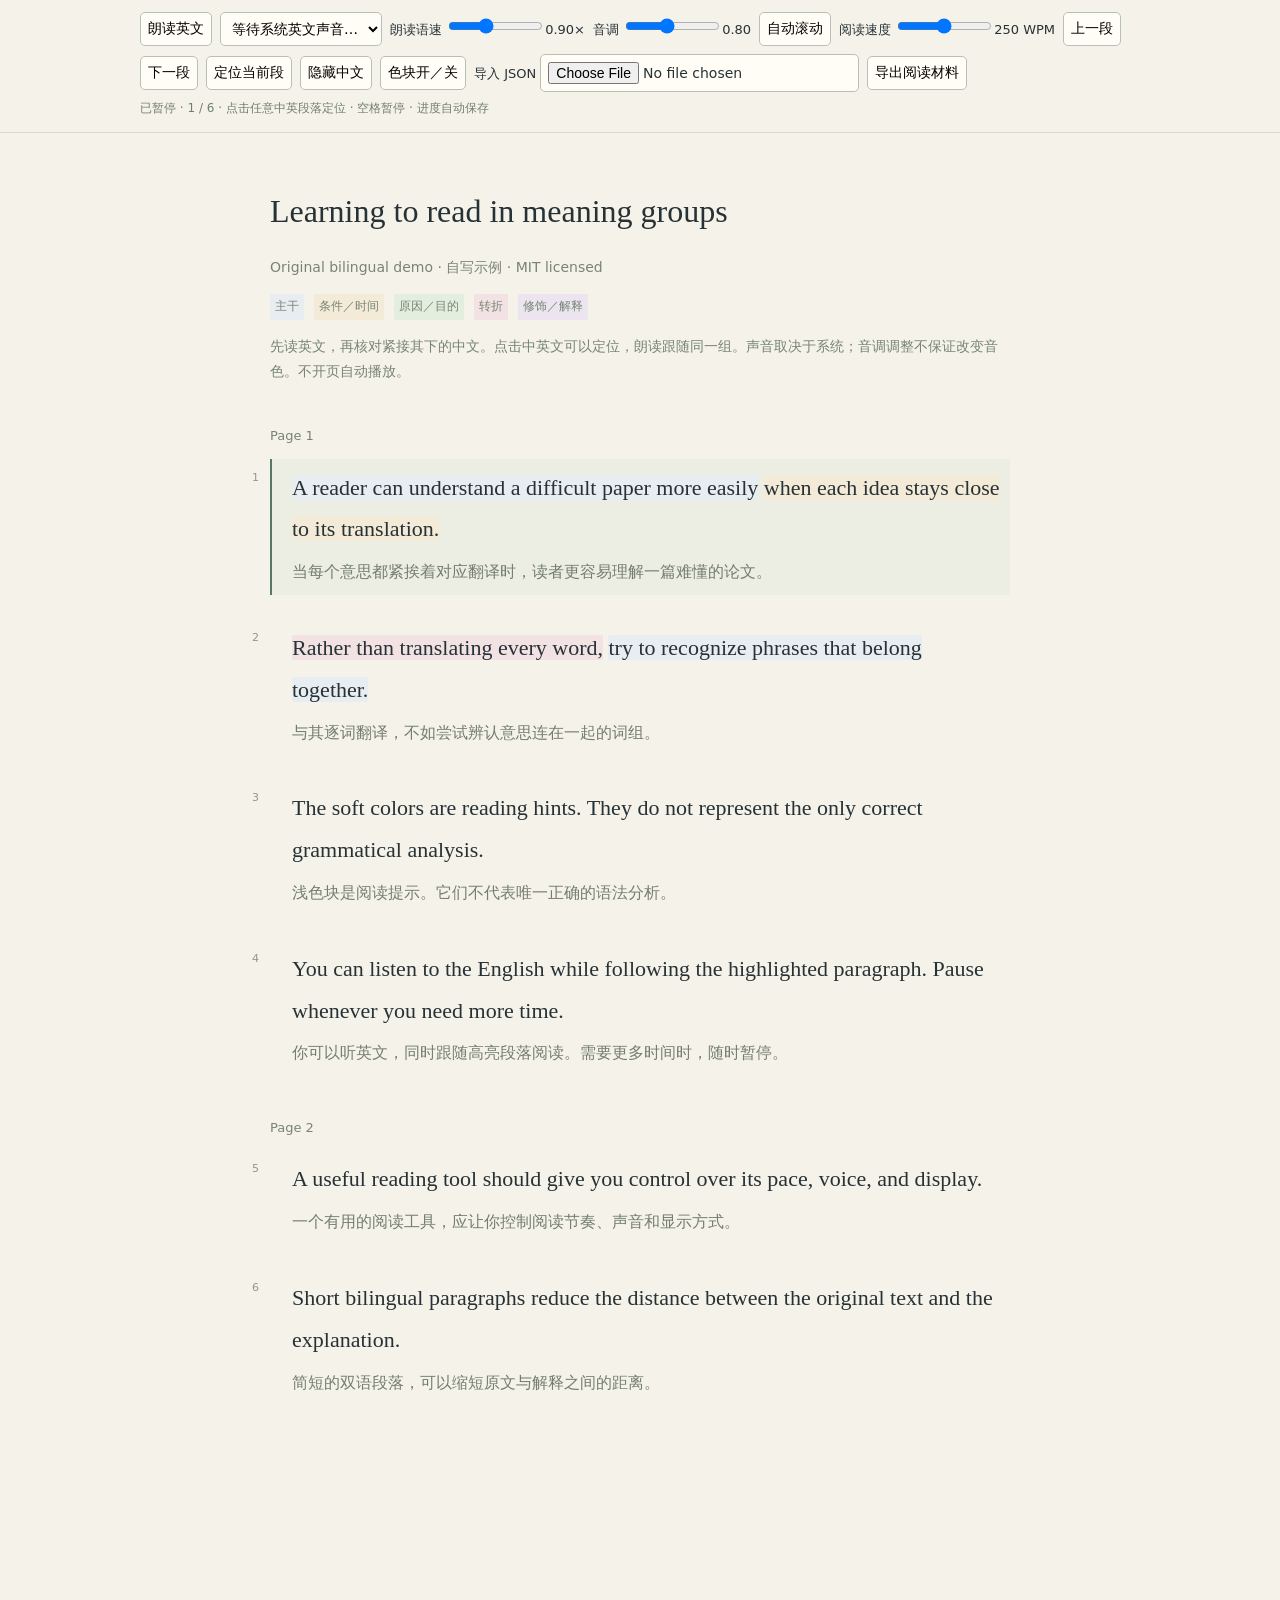
<file: index.html>
<!doctype html><html lang="zh-CN"><head><meta charset="utf-8"><meta name="viewport" content="width=device-width,initial-scale=1"><title>Meaning Reader · 意群阅读器</title><style>*{box-sizing:border-box}body{margin:0;background:#f5f2e9;color:#273236;font:16px/1.8 system-ui,sans-serif}header{position:sticky;top:0;background:#f5f2e9f5;backdrop-filter:blur(12px);z-index:3;padding:12px 20px;border-bottom:1px solid #ded8cb}.tools{max-width:1000px;margin:auto;display:flex;flex-wrap:wrap;gap:8px;align-items:center}button,select,input[type=file]{font:14px system-ui;padding:7px;background:#fffdf6;border:1px solid #b5c1b7;border-radius:5px}button{cursor:pointer}input[type=range]{width:95px}label{font-size:13px}#status{max-width:1000px;margin:6px auto 0;color:#728070;font-size:12px}main{max-width:800px;margin:auto;padding:35px 30px 50vh}h1{font:32px/1.4 Georgia,serif}h2{font-size:13px;color:#778575;font-weight:400;margin-top:40px}.pair{position:relative;margin:0 0 24px;padding:8px 10px 8px 20px;border-left:2px solid transparent;cursor:pointer}.pair.current{border-left-color:#587767;background:#eceee3}.number{font:11px system-ui;color:#8e998d;position:absolute;left:-20px;top:12px}.en{font:22px/1.9 Georgia,serif;margin:0}.zh{margin:8px 0 0;color:#737e70;font-size:16px;line-height:1.8}.hidezh .zh{display:none}.main{background:#e7edf0}.condition{background:#f3ead8}.reason{background:#e4eedf}.contrast{background:#f2e2e4}.modifier{background:#ece5f0}.chunk{border-radius:2px;box-decoration-break:clone;-webkit-box-decoration-break:clone}.plain .chunk{background:none}.legend{font-size:12px;display:flex;gap:10px;flex-wrap:wrap;color:#778575}.legend span{padding:2px 5px}details{color:#778575;font-size:13px}details img{width:100%}.intro{font-size:14px;color:#778575}a{color:#386653}.counter{font-variant-numeric:tabular-nums}button:focus-visible,select:focus-visible,.pair:focus-visible{outline:2px solid #487960;outline-offset:3px}@media(max-width:650px){main{padding:24px}.en{font-size:20px}header{padding:9px}input[type=range]{width:65px}}
</style></head><body><header><div class="tools"><button id="read">朗读英文</button><select id="voice" aria-label="英文声音"></select><label>朗读语速 <input id="rate" type="range" min="0.6" max="1.4" step=".05"><output id="rateValue"></output></label><label>音调 <input id="pitch" type="range" min=".5" max="1.2" step=".05"><output id="pitchValue"></output></label><button id="scroll">自动滚动</button><label>阅读速度 <input id="wpm" type="range" min="60" max="450" step="10"><output id="wpmValue"></output> WPM</label><button id="previous">上一段</button><button id="next">下一段</button><button id="locate">定位当前段</button><button id="zh">隐藏中文</button><button id="colors">色块开／关</button><label>导入 JSON <input id="import" type="file" accept=".json,application/json"></label><button id="export">导出阅读材料</button></div><div id="status" role="status" aria-live="polite"></div></header><main><h1 id="title"></h1><p id="subtitle" class="intro"></p><div class="legend"><span class="main">主干</span><span class="condition">条件／时间</span><span class="reason">原因／目的</span><span class="contrast">转折</span><span class="modifier">修饰／解释</span></div><p class="intro">先读英文，再核对紧接其下的中文。点击中英文可以定位，朗读跟随同一组。声音取决于系统；音调调整不保证改变音色。不开页自动播放。</p><div id="book"></div></main><script>window.READER_DATA={"id": "meaning-reader-original-demo-v1", "title": "Learning to read in meaning groups", "subtitle": "Original bilingual demo · 自写示例 · MIT licensed", "pairs": [{"page": 1, "en": "A reader can understand a difficult paper more easily when each idea stays close to its translation.", "zh": "当每个意思都紧挨着对应翻译时，读者更容易理解一篇难懂的论文。", "chunks": [{"text": "A reader can understand a difficult paper more easily", "role": "main"}, {"text": "when each idea stays close to its translation.", "role": "condition"}]}, {"page": 1, "en": "Rather than translating every word, try to recognize phrases that belong together.", "zh": "与其逐词翻译，不如尝试辨认意思连在一起的词组。", "chunks": [{"text": "Rather than translating every word,", "role": "contrast"}, {"text": "try to recognize phrases that belong together.", "role": "main"}]}, {"page": 1, "en": "The soft colors are reading hints. They do not represent the only correct grammatical analysis.", "zh": "浅色块是阅读提示。它们不代表唯一正确的语法分析。"}, {"page": 1, "en": "You can listen to the English while following the highlighted paragraph. Pause whenever you need more time.", "zh": "你可以听英文，同时跟随高亮段落阅读。需要更多时间时，随时暂停。"}, {"page": 2, "en": "A useful reading tool should give you control over its pace, voice, and display.", "zh": "一个有用的阅读工具，应让你控制阅读节奏、声音和显示方式。"}, {"page": 2, "en": "Short bilingual paragraphs reduce the distance between the original text and the explanation.", "zh": "简短的双语段落，可以缩短原文与解释之间的距离。"}]};</script><script>'use strict';
const $=id=>document.getElementById(id), synth=window.speechSynthesis;
let data=window.READER_DATA, position=0, mode='paused', timer=0, generation=0, utterance=null, voices=[];
let settings={wpm:250,rate:.9,pitch:.8,voice:'',hidezh:false,colors:true};
try{Object.assign(settings,JSON.parse(localStorage.getItem('meaning-reader-settings')||'{}'));}catch{}
function save(){try{localStorage.setItem('meaning-reader-settings',JSON.stringify(settings));localStorage.setItem('meaning-reader-position:'+data.id,String(position));}catch{}}
function escape(s){return String(s).replace(/[&<>"']/g,c=>({'&':'&amp;','<':'&lt;','>':'&gt;','"':'&quot;',"'":'&#39;'}[c]));}
function colored(p){if(!p.chunks)return escape(p.en);return p.chunks.map(c=>'<span class="chunk '+(['main','condition','reason','contrast','modifier'].includes(c.role)?c.role:'main')+'">'+escape(c.text)+'</span>').join(' ');}
function restore(){try{position=Math.max(0,Math.min(data.pairs.length-1,Number(localStorage.getItem('meaning-reader-position:'+data.id))||0));}catch{position=0;}}
function render(){if(!valid(data))throw Error('Invalid reader data');restore();$('title').textContent=data.title;$('subtitle').textContent=data.subtitle||'';let lastPage=null;let body='';data.pairs.forEach((p,i)=>{if(p.page!==lastPage){body+='<h2>Page '+escape(p.page||1)+'</h2>';lastPage=p.page;}body+='<article class="pair" data-index="'+i+'" tabindex="0" aria-label="Reading pair '+(i+1)+'"><span class="number">'+(i+1)+'</span><p class="en">'+colored(p)+'</p><p class="zh">'+escape(p.zh)+'</p></article>';if(p.originalImage)body+='<details><summary>Original page / 原始页面</summary><img alt="Original page" loading="lazy" src="'+escape(p.originalImage)+'"></details>';});$('book').innerHTML=body;document.querySelectorAll('.pair').forEach(el=>{const choose=()=>{stop();position=Number(el.dataset.index);highlight(true);save();};el.onclick=choose;el.onkeydown=e=>{if(e.key==='Enter'){e.preventDefault();choose();}};});sync();highlight(false);}
function valid(d){return d&&typeof d.id==='string'&&typeof d.title==='string'&&Array.isArray(d.pairs)&&d.pairs.length>0&&d.pairs.every(p=>p&&typeof p.en==='string'&&typeof p.zh==='string'&&p.en.trim()&&p.zh.trim());}
function sync(){$('wpm').value=settings.wpm;$('rate').value=settings.rate;$('pitch').value=settings.pitch;$('wpmValue').textContent=settings.wpm;$('rateValue').textContent=Number(settings.rate).toFixed(2)+'×';$('pitchValue').textContent=Number(settings.pitch).toFixed(2);document.body.classList.toggle('hidezh',settings.hidezh);document.body.classList.toggle('plain',!settings.colors);$('zh').textContent=settings.hidezh?'显示中文':'隐藏中文';$('read').textContent=mode==='speech'?'停止朗读':'朗读英文';$('scroll').textContent=mode==='scroll'?'暂停滚动':'自动滚动';$('status').textContent=(mode==='speech'?'朗读中':mode==='scroll'?'滚动中':'已暂停')+' · '+(position+1)+' / '+data.pairs.length+' · 点击任意中英段落定位 · 空格暂停 · 进度自动保存';}
function highlight(follow){document.querySelector('.pair.current')?.classList.remove('current');const p=document.querySelector('[data-index="'+position+'"]');p?.classList.add('current');if(follow&&p){const y=scrollY+p.getBoundingClientRect().top-document.querySelector('header').offsetHeight-30;window.scrollTo({top:Math.max(0,y),behavior:'smooth'});}sync();}
function stop(){mode='paused';generation++;clearTimeout(timer);if(synth)synth.cancel();utterance=null;save();sync();}
function speak(i,token){if(mode!=='speech'||token!==generation)return;position=i;highlight(true);save();utterance=new SpeechSynthesisUtterance(data.pairs[i].en);utterance.lang='en-US';utterance.rate=Number(settings.rate);utterance.pitch=Number(settings.pitch);const v=voices.find(v=>v.voiceURI===settings.voice);if(v)utterance.voice=v;utterance.onend=()=>{if(token!==generation)return;if(i+1<data.pairs.length)speak(i+1,token);else stop();};utterance.onerror=e=>{if(token!==generation)return;stop();$('status').textContent='朗读未成功：'+e.error+'。请换一种声音后再试。';};synth.speak(utterance);}
function loadVoices(){if(!synth)return;voices=synth.getVoices().filter(v=>/^en\b/i.test(v.lang));$('voice').replaceChildren();if(!voices.length){$('voice').add(new Option('等待系统英文声音…',''));return;}const preferred=voices.find(v=>/Daniel/i.test(v.name))||voices.find(v=>/Alex|David|George|James|Thomas|Aaron/i.test(v.name))||voices.find(v=>v.default)||voices[0];if(!voices.some(v=>v.voiceURI===settings.voice))settings.voice=preferred.voiceURI;voices.forEach(v=>$('voice').add(new Option(v.name+' · '+v.lang+(v.localService?' · local':''),v.voiceURI)));$('voice').value=settings.voice;save();}
$('read').onclick=()=>{if(mode==='speech'){stop();return;}stop();if(!synth){$('status').textContent='此浏览器不支持朗读，请使用 Chrome。';return;}mode='speech';speak(position,generation);};
function scrollNext(token){if(mode!=='scroll'||token!==generation)return;highlight(true);save();let words=data.pairs[position].en.match(/\b[A-Za-z]+(?:['’-][A-Za-z]+)*\b/g)||[];timer=setTimeout(()=>{if(token!==generation)return;if(position+1>=data.pairs.length){stop();return;}position++;scrollNext(token);},Math.max(900,words.length*60000/settings.wpm));}
$('scroll').onclick=()=>{if(mode==='scroll'){stop();return;}stop();mode='scroll';scrollNext(generation);};
$('previous').onclick=()=>{stop();position=Math.max(0,position-1);highlight(true);save();};$('next').onclick=()=>{stop();position=Math.min(data.pairs.length-1,position+1);highlight(true);save();};$('locate').onclick=()=>highlight(true);
['wpm','rate','pitch'].forEach(k=>{$(k).oninput=()=>{const was=mode,value=Number($(k).value);stop();settings[k]=value;sync();save();if(was==='speech'){mode='speech';speak(position,generation);}else if(was==='scroll'){mode='scroll';scrollNext(generation);}};});
$('voice').onchange=()=>{const was=mode,value=$('voice').value;stop();settings.voice=value;save();if(was==='speech'){mode='speech';speak(position,generation);}};
$('zh').onclick=()=>{stop();settings.hidezh=!settings.hidezh;sync();save();};$('colors').onclick=()=>{settings.colors=!settings.colors;sync();save();};
$('import').onchange=async e=>{const file=e.target.files[0];if(!file)return;stop();try{const d=JSON.parse(await file.text());if(!valid(d))throw Error('需要 id、title 和 pairs，每组包含 en 与 zh');data=d;position=0;render();window.scrollTo(0,0);}catch(err){$('status').textContent='导入失败：'+err.message;}e.target.value='';};
$('export').onclick=()=>{const blob=new Blob([JSON.stringify(data,null,2)],{type:'application/json'}),url=URL.createObjectURL(blob);const a=document.createElement('a');a.href=url;a.download='reading.json';a.click();setTimeout(()=>URL.revokeObjectURL(url),1000);};
addEventListener('wheel',()=>{if(mode!=='paused')stop();},{passive:true});addEventListener('touchstart',()=>{if(mode!=='paused')stop();},{passive:true});addEventListener('keydown',e=>{if(e.code==='Space'&&!/INPUT|SELECT|BUTTON|TEXTAREA/.test(document.activeElement.tagName)){e.preventDefault();if(mode!=='paused')stop();else $('read').click();}if(e.key==='Escape')stop();});addEventListener('visibilitychange',()=>{if(document.hidden)stop();});addEventListener('pagehide',stop);
render();loadVoices();if(synth)synth.addEventListener('voiceschanged',loadVoices);
</script></body></html>
</file>
